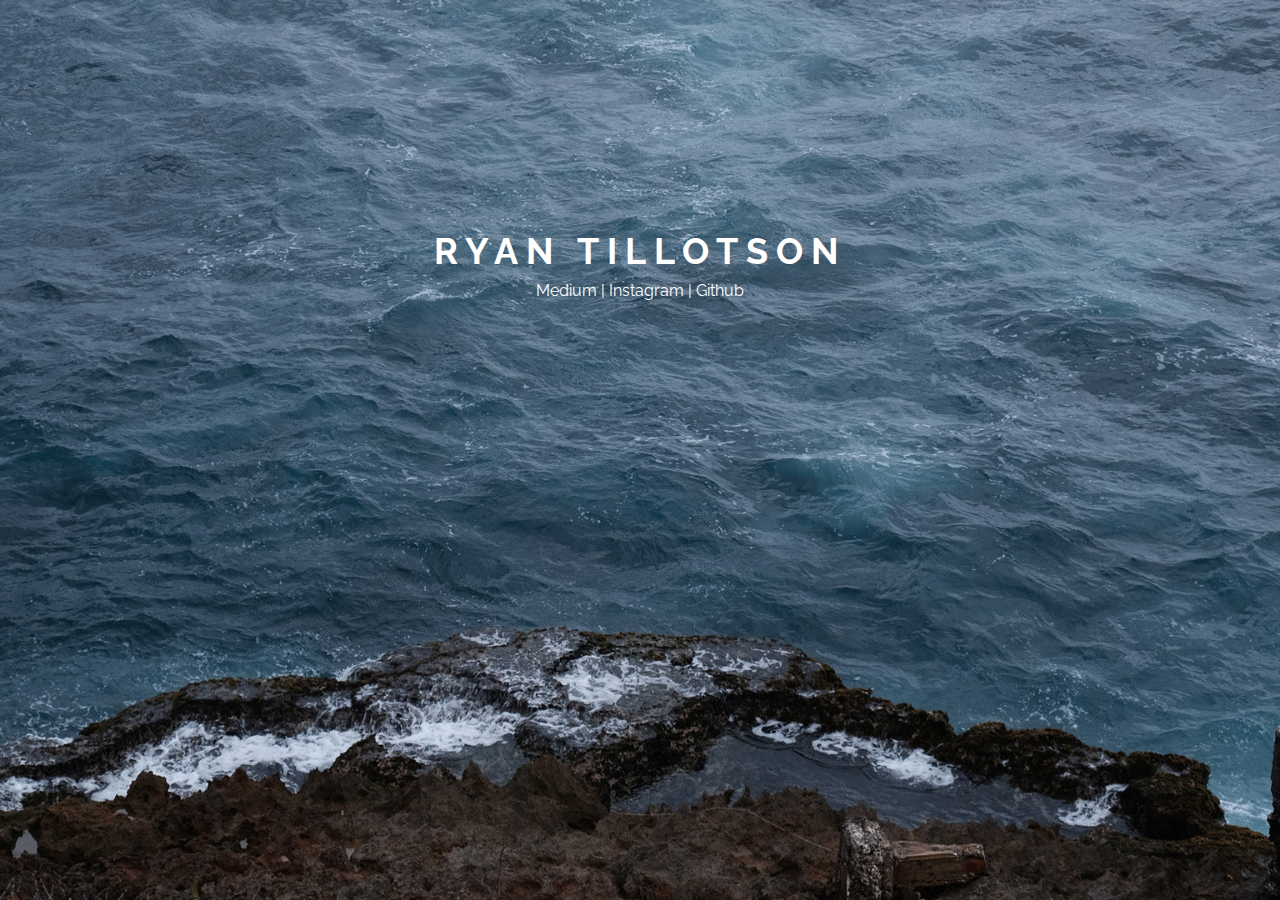
<file: public/index.html>
<!DOCTYPE html>
<html>

<head>
  <!-- Global Site Tag (gtag.js) - Google Analytics -->
  <script async src="https://www.googletagmanager.com/gtag/js?id=UA-107078271-1"></script>
  <script>
    window.dataLayer = window.dataLayer || [];
    function gtag() { dataLayer.push(arguments) };
    gtag('js', new Date());

    gtag('config', 'UA-107078271-1');
  </script>

  <meta charset="utf-8">
  <meta name="viewport" content="width=device-width, initial-scale=1">
  <title>Ryan Tillotson</title>

  <link rel="stylesheet" href="index.css" />
  <link rel="stylesheet" href="mobile.css" media="only screen and (min-device-width: 200px) 
                 and (max-device-width: 736px) and (orientation: portrait)" />

  <link href="https://fonts.googleapis.com/css?family=Raleway" rel="stylesheet">
</head>

<body>
  <header>
    <h2 class="name-container">
      Ryan Tillotson
    </h2>

    <div class="social-container">
      <a href="https://medium.com/@rctillotson" target="_blank">Medium</a>
      <a href="https://www.instagram.com/ryan.tilly/" target="_blank">Instagram</a>
      <a href="https://github.com/rctillotson25" target="_blank">Github</a>
    </div>
  </header>
</body>

</html>
</file>
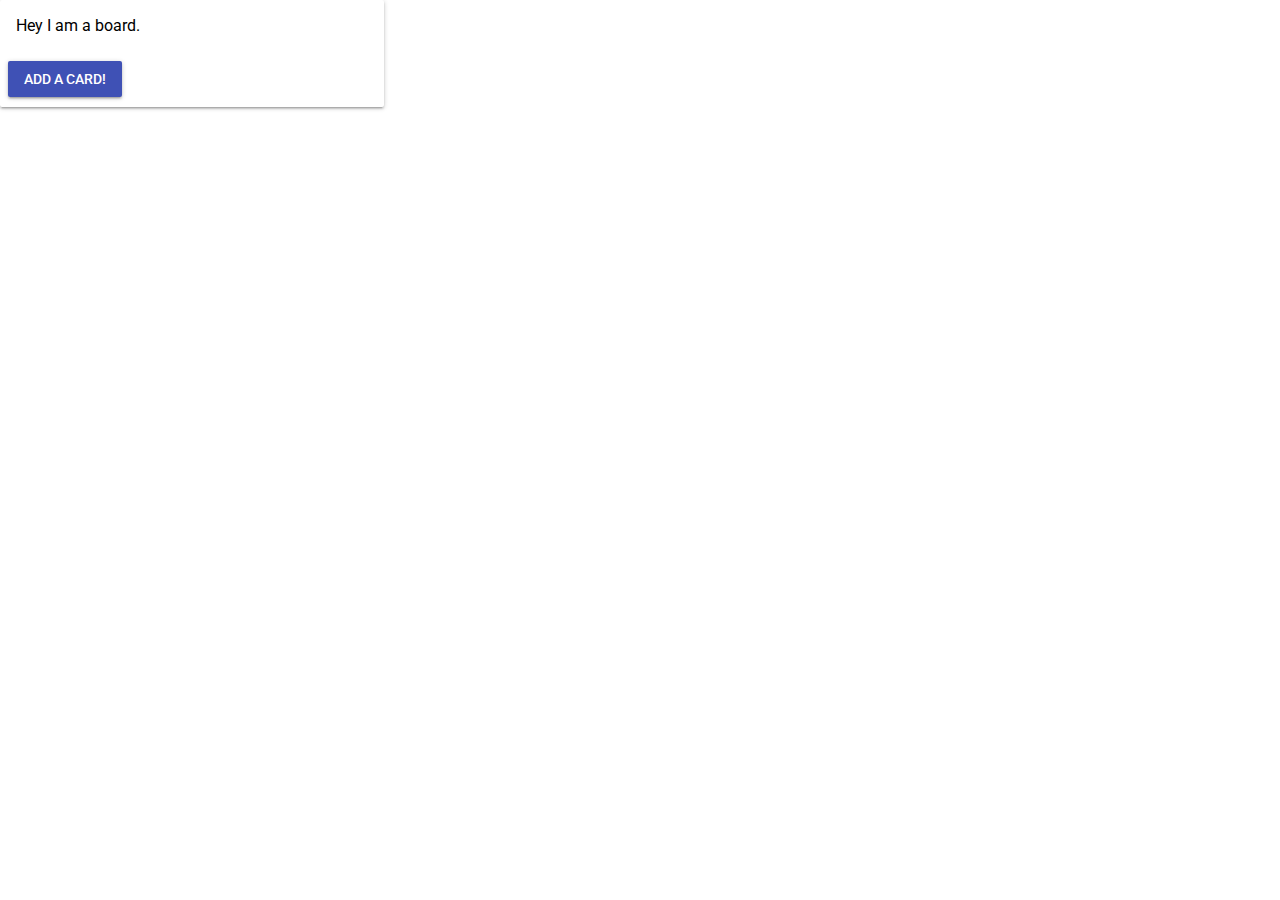
<file: public/react-cards/index.html>
<!DOCTYPE html><html lang="en"><head><meta charset="utf-8"><meta name="viewport" content="width=device-width,initial-scale=1,shrink-to-fit=no"><meta name="theme-color" content="#000000"><link rel="manifest" href="./manifest.json"><link rel="shortcut icon" href="./favicon.ico"><link href="https://fonts.googleapis.com/css?family=Roboto" rel="stylesheet"><title>React App</title><link href="./static/css/main.e8fe5b85.css" rel="stylesheet"></head><body><noscript>You need to enable JavaScript to run this app.</noscript><div id="root"></div><script type="text/javascript" src="./static/js/main.a5db431d.js"></script></body></html>
</file>
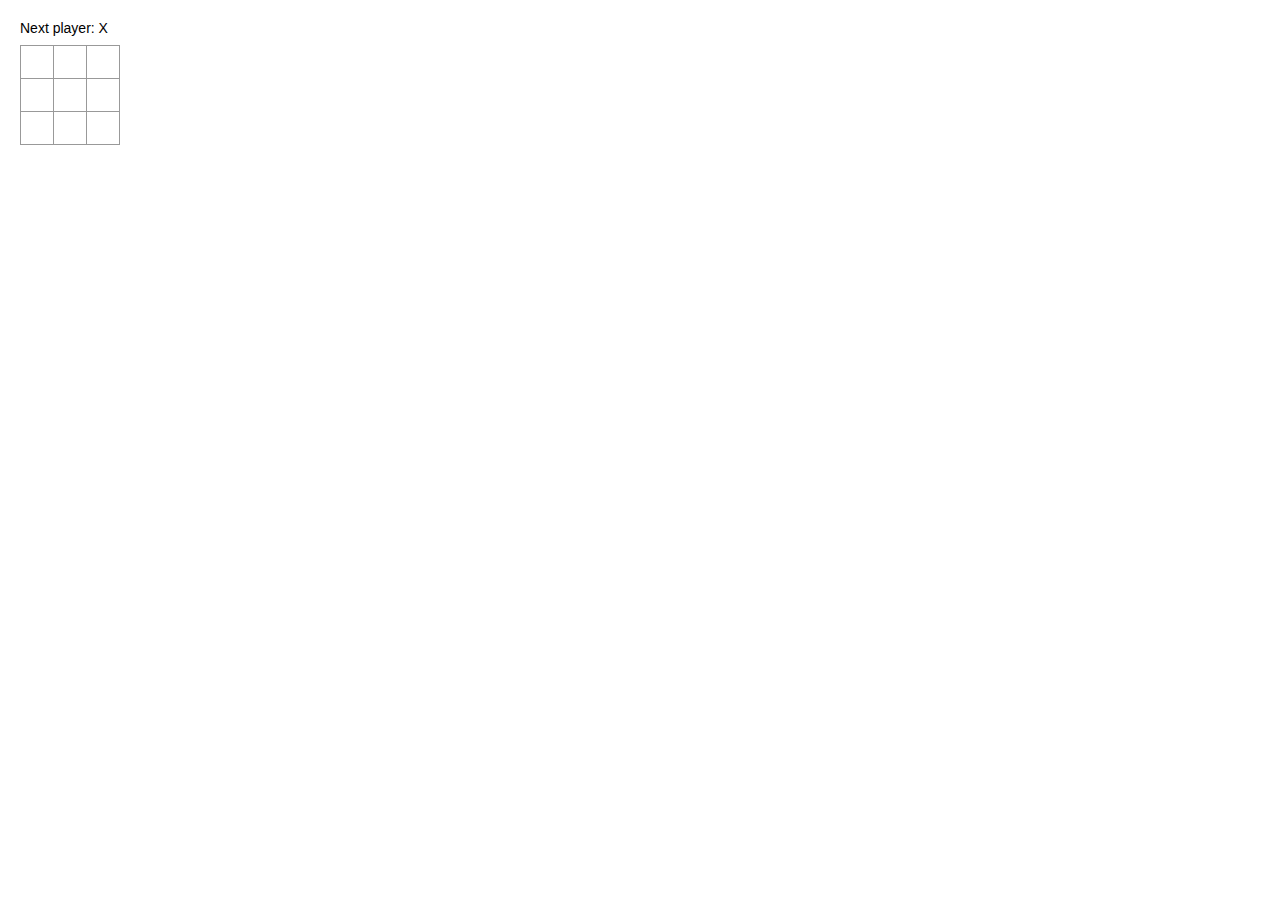
<file: public/react-tutorial/index.html>
<!DOCTYPE html><html lang="en"><head><meta charset="utf-8"><meta name="viewport" content="width=device-width,initial-scale=1,shrink-to-fit=no"><meta name="theme-color" content="#000000"><link rel="manifest" href="./manifest.json"><link rel="shortcut icon" href="./favicon.ico"><title>React App</title><link href="./static/css/main.4a941626.css" rel="stylesheet"></head><body><noscript>You need to enable JavaScript to run this app.</noscript><div id="root"></div><script type="text/javascript" src="./static/js/main.ac326b0f.js"></script></body></html>
</file>
<file: public/index.css>
html body {
  font-family: 'Raleway', sans-serif;
}

html { 
  background: url(static/rising-tide.jpg) no-repeat center center fixed; 
  -webkit-background-size: cover;
  -moz-background-size: cover;
  -o-background-size: cover;
  background-size: cover;
  height: 100%;
}

header {
  display: flex;
  justify-content: center;
  flex-direction: column;
  align-items: center;
  height: 56vh;
}

header h2 {
  text-transform: uppercase;
  font-size: 36px;
  color: white;
  letter-spacing: 8px;
  margin: 9px 0;
}

header div.social-container {
  display: flex;
  justify-content: center;
  align-items: center;
}

div.social-container a:visited {
  color: white;
}

 div.social-container a {
  color: white;
  text-decoration: none;
}

 div.social-container a:not(:last-child)::after {
  content: '|';
  margin: 0 4px; 
}
</file>
<file: public/mobile.css>
html { 
  background: url(static/rising-tide-mobile.jpg) no-repeat center center fixed; 
  -webkit-background-size: cover;
  -moz-background-size: cover;
  -o-background-size: cover;
  background-size: cover;
  height: 100%;
}

/*
 * Account for different sizes of mobile screens by making the 
 * font automatically scale. It isn't perfect, but it is close.
 */
header h2 {
  font-size: 7vw;
}
</file>
<file: public/react-cards/static/css/main.e8fe5b85.css>
body{margin:0;padding:0;font-family:Roboto,sans-serif}html{height:100%}.board{background-color:#efefef;max-width:30%}
/*# sourceMappingURL=main.e8fe5b85.css.map*/
</file>
<file: public/react-tutorial/static/css/main.4a941626.css>
body{font:14px Century Gothic,Futura,sans-serif;margin:20px}ol,ul{padding-left:30px}.board-row:after{clear:both;content:"";display:table}.status{margin-bottom:10px}.square{background:#fff;border:1px solid #999;float:left;font-size:24px;font-weight:700;line-height:34px;height:34px;margin-right:-1px;margin-top:-1px;padding:0;text-align:center;width:34px}.square:focus{outline:none}.kbd-navigation .square:focus{background:#ddd}.game{display:-ms-flexbox;display:flex;-ms-flex-direction:row;flex-direction:row}.game-info{margin-left:20px}
/*# sourceMappingURL=main.4a941626.css.map*/
</file>
